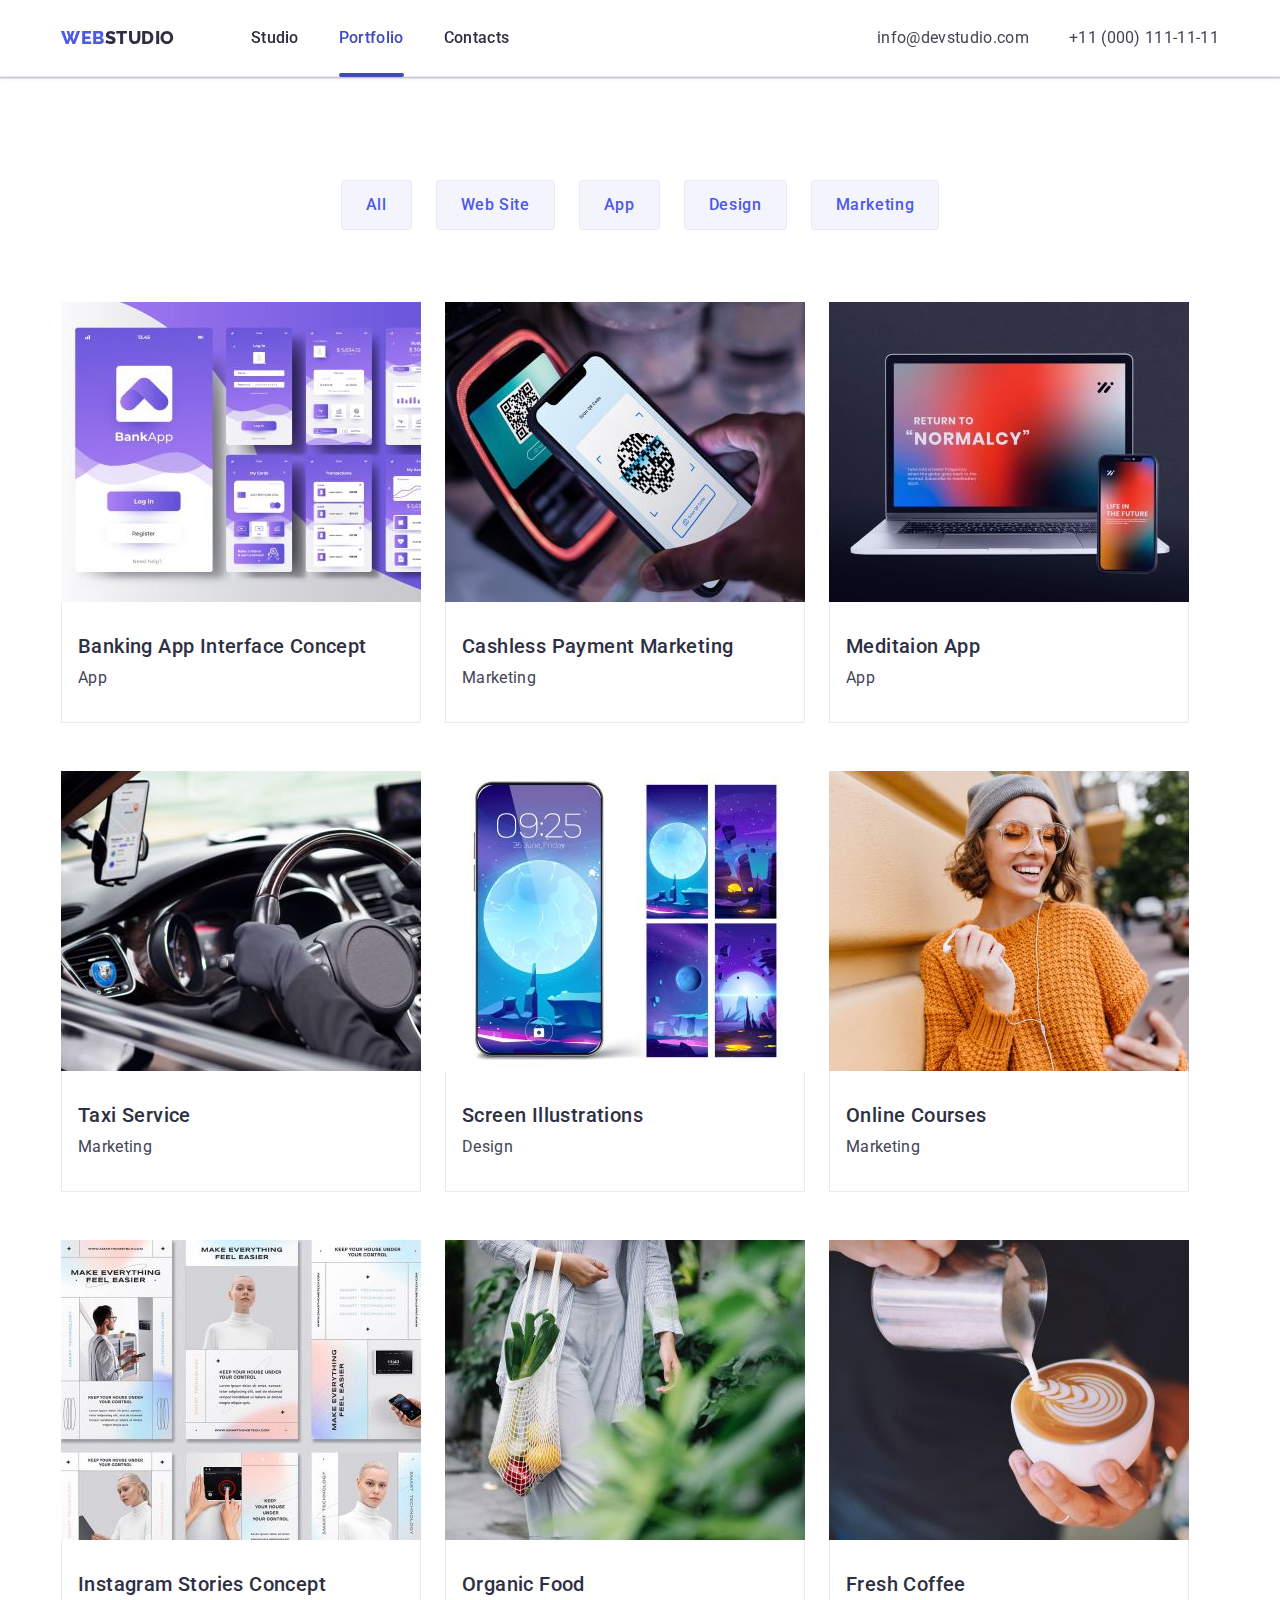
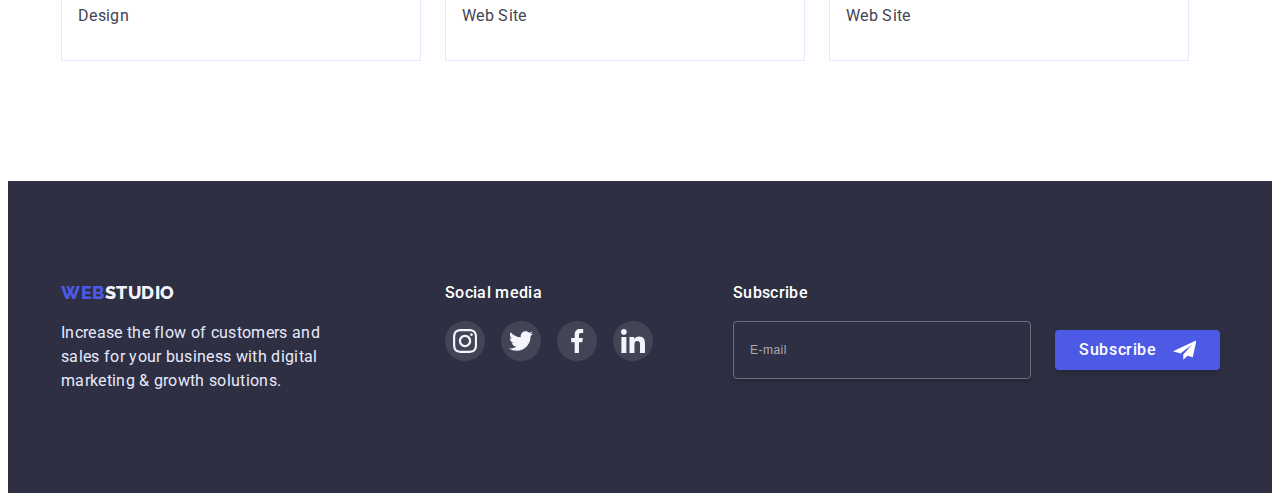
<file: portfolio.html>
<!DOCTYPE html>
<html lang="en">
  <head>
    <meta charset="UTF-8" />
    <meta name="description" content="WebStubio site" />
    <meta name="viewport" content="width=device-width, initial-scale=1.0" />
    <title>WebStubio-Portfolio</title>
    <!------------ Fonts styles ------------>
    <link rel="preconnect" href="https://fonts.googleapis.com" />
    <link rel="preconnect" href="https://fonts.gstatic.com" crossorigin />
    <link
      href="https://fonts.googleapis.com/css2?family=Raleway:wght@800&family=Roboto:wght@400;500;700;900&display=swap"
      rel="stylesheet"
    />
    <!------------ Modern-normalize ------------>
    <link
      rel="stylesheet"
      href="https://cdnjs.cloudflare.com/ajax/libs/modern-normalize/2.0.0/modern-normalize.min.css"
      integrity="sha512-4xo8blKMVCiXpTaLzQSLSw3KFOVPWhm/TRtuPVc4WG6kUgjH6J03IBuG7JZPkcWMxJ5huwaBpOpnwYElP/m6wg=="
      crossorigin="anonymous"
      referrerpolicy="no-referrer"
    />
    <!------------ My styles ------------>
    <link rel="stylesheet" href="./css/styles.css" />
  </head>
  <body>
    <!-- Header section -->
    <header class="header page-header" data-header>
      <div class="header-container container">
        <a
          class="header-logo logo link animate__animated animate__flip"
          href="./index.html"
          >Web<span class="header-logo-color">Studio</span></a
        >

        <nav class="header-nav">
          <ul class="header-list list">
            <li>
              <a class="nav-link link" href="./index.html">Studio</a>
            </li>
            <li>
              <a class="nav-link link current" href="./portfolio.html"
                >Portfolio</a
              >
            </li>
            <li>
              <a class="nav-link link" href="#">Contacts</a>
            </li>
          </ul>
        </nav>

        <ul class="contact-list list">
          <li class="contact-item">
            <a class="contact-link link" href="mailto:info@devstudio.com"
              >info@devstudio.com</a
            >
          </li>
          <li class="contact-item">
            <a class="contact-link link" href="tel:+11(000)111-11-11"
              >+11 (000) 111-11-11</a
            >
          </li>
        </ul>

        <button
          class="header-hamburger-btn js-open-menu"
          type="button"
          aria-expanded="false"
          aria-controls="mobile-menu"
        >
          <svg class="header-hamburger-icon" width="32" height="22">
            <use href="./images/icons.svg#menu-hamburger"></use>
          </svg>
        </button>
      </div>
    </header>
    <main>
      <!-- Portfolio section -->
      <section class="portfolio section">
        <div class="container">
          <h1 class="portfolio-title visually-hidden">Portfolio</h1>
          <!-- Filters -->
          <ul class="portfolio-list-filter card-set list">
            <li class="portfolio-item-filter">
              <button class="portfolio-btn btn" type="button">All</button>
            </li>
            <li class="portfolio-item-filter">
              <button class="portfolio-btn btn" type="button">Web Site</button>
            </li>
            <li class="portfolio-item-filter">
              <button class="portfolio-btn btn" type="button">App</button>
            </li>
            <li class="portfolio-item-filter">
              <button class="portfolio-btn btn" type="button">Design</button>
            </li>
            <li class="portfolio-item-filter">
              <button class="portfolio-btn btn" type="button">Marketing</button>
            </li>
          </ul>
          <!-- Gallary -->
          <ul class="portfolio-list card-set list">
            <li class="portfolio-item card-set-item">
              <a class="link" href="">
                <div class="img-thumb">
                  <img
                    class="gallary-img"
                    srcset="
                      ./images/portfolio/portfolio-img-1_356.jpg 356w,
                      ./images/portfolio/portfolio-img-1_360.jpg 360w,
                      ./images/portfolio/portfolio-img-1_396.jpg 396w,
                      ./images/portfolio/portfolio-img-1_712.jpg 712w,
                      ./images/portfolio/portfolio-img-1_720.jpg 720w,
                      ./images/portfolio/portfolio-img-1_792.jpg 792w
                    "
                    sizes="
                    (min-width: 1158px) 360px,
                    (min-width: 768px) 356px,
                    (min-width: 428px) 396px, 100vw
                    "
                    src="./images/portfolio/portfolio-img-1_396.jpg"
                    alt="Banking App Interface Concept"
                    width="396"
                    height="280"
                    loading="lazy"
                  />
                  <div class="overlay">
                    <p class="description-overlay">
                      14 Stylish and User-Friendly App Design Concepts · Task
                      Manager App · Calorie Tracker App · Exotic Fruit Ecommerce
                      App · Cloud Storage App
                    </p>
                  </div>
                </div>

                <div class="portfolio-descr-wrapper">
                  <h2 class="portfolio-caption caption">
                    Banking App Interface Concept
                  </h2>
                  <p class="post-desc">App</p>
                </div>
              </a>
            </li>

            <li class="portfolio-item card-set-item">
              <a class="link" href="">
                <div class="img-thumb">
                  <img
                    class="gallary-img"
                    srcset="
                      ./images/portfolio/portfolio-img-2_356.jpg 356w,
                      ./images/portfolio/portfolio-img-2_360.jpg 360w,
                      ./images/portfolio/portfolio-img-2_396.jpg 396w,
                      ./images/portfolio/portfolio-img-2_712.jpg 712w,
                      ./images/portfolio/portfolio-img-2_720.jpg 720w,
                      ./images/portfolio/portfolio-img-2_792.jpg 792w
                    "
                    sizes="
                    (min-width: 1158px) 360px,
                    (min-width: 768px) 356px,
                    (min-width: 428px) 396px, 100vw
                    "
                    src="./images/portfolio/portfolio-img-2_396.jpg"
                    alt="Cashless Payment Marketing"
                    width="396"
                    height="280"
                    loading="lazy"
                  />
                  <div class="overlay">
                    <p class="description-overlay">
                      14 Stylish and User-Friendly App Design Concepts · Task
                      Manager App · Calorie Tracker App · Exotic Fruit Ecommerce
                      App · Cloud Storage App
                    </p>
                  </div>
                </div>

                <div class="portfolio-descr-wrapper">
                  <h2 class="portfolio-caption caption">
                    Cashless Payment Marketing
                  </h2>
                  <p class="post-desc">Marketing</p>
                </div>
              </a>
            </li>

            <li class="portfolio-item card-set-item">
              <a class="link" href="">
                <div class="img-thumb">
                  <img
                    class="gallary-img"
                    srcset="
                      ./images/portfolio/portfolio-img-3_356.jpg 356w,
                      ./images/portfolio/portfolio-img-3_360.jpg 360w,
                      ./images/portfolio/portfolio-img-3_396.jpg 396w,
                      ./images/portfolio/portfolio-img-3_712.jpg 712w,
                      ./images/portfolio/portfolio-img-3_720.jpg 720w,
                      ./images/portfolio/portfolio-img-3_792.jpg 792w
                    "
                    sizes="
                    (min-width: 1158px) 360px,
                    (min-width: 768px) 356px,
                    (min-width: 428px) 396px, 100vw
                    "
                    src="./images/portfolio/portfolio-img-3_396.jpg"
                    alt="Meditaion App"
                    width="396"
                    height="280"
                    loading="lazy"
                  />
                  <div class="overlay">
                    <p class="description-overlay">
                      14 Stylish and User-Friendly App Design Concepts · Task
                      Manager App · Calorie Tracker App · Exotic Fruit Ecommerce
                      App · Cloud Storage App
                    </p>
                  </div>
                </div>

                <div class="portfolio-descr-wrapper">
                  <h2 class="portfolio-caption caption">Meditaion App</h2>
                  <p class="post-desc">App</p>
                </div>
              </a>
            </li>
            <li class="portfolio-item card-set-item">
              <a class="link" href="">
                <div class="img-thumb">
                  <img
                    class="gallary-img"
                    srcset="
                      ./images/portfolio/portfolio-img-4_356.jpg 356w,
                      ./images/portfolio/portfolio-img-4_360.jpg 360w,
                      ./images/portfolio/portfolio-img-4_396.jpg 396w,
                      ./images/portfolio/portfolio-img-4_712.jpg 712w,
                      ./images/portfolio/portfolio-img-4_720.jpg 720w,
                      ./images/portfolio/portfolio-img-4_792.jpg 792w
                    "
                    sizes="
                    (min-width: 1158px) 360px,
                    (min-width: 768px) 356px,
                    (min-width: 428px) 396px, 100vw
                    "
                    src="./images/portfolio/portfolio-img-4_396.jpg"
                    alt="Taxi Service"
                    width="396"
                    height="280"
                    loading="lazy"
                  />
                  <div class="overlay">
                    <p class="description-overlay">
                      14 Stylish and User-Friendly App Design Concepts · Task
                      Manager App · Calorie Tracker App · Exotic Fruit Ecommerce
                      App · Cloud Storage App
                    </p>
                  </div>
                </div>

                <div class="portfolio-descr-wrapper">
                  <h2 class="portfolio-caption caption">Taxi Service</h2>
                  <p class="post-desc">Marketing</p>
                </div>
              </a>
            </li>

            <li class="portfolio-item card-set-item">
              <a class="link" href="">
                <div class="img-thumb">
                  <img
                    class="gallary-img"
                    srcset="
                      ./images/portfolio/portfolio-img-5_356.jpg 356w,
                      ./images/portfolio/portfolio-img-5_360.jpg 360w,
                      ./images/portfolio/portfolio-img-5_396.jpg 396w,
                      ./images/portfolio/portfolio-img-5_712.jpg 712w,
                      ./images/portfolio/portfolio-img-5_720.jpg 720w,
                      ./images/portfolio/portfolio-img-5_792.jpg 792w
                    "
                    sizes="
                    (min-width: 1158px) 360px,
                    (min-width: 768px) 356px,
                    (min-width: 428px) 396px, 100vw
                    "
                    src="./images/portfolio/portfolio-img-5_396.jpg"
                    alt="Screen Illustrations"
                    width="396"
                    height="280"
                    loading="lazy"
                  />
                  <div class="overlay">
                    <p class="description-overlay">
                      14 Stylish and User-Friendly App Design Concepts · Task
                      Manager App · Calorie Tracker App · Exotic Fruit Ecommerce
                      App · Cloud Storage App
                    </p>
                  </div>
                </div>

                <div class="portfolio-descr-wrapper">
                  <h2 class="portfolio-caption caption">
                    Screen Illustrations
                  </h2>
                  <p class="post-desc">Design</p>
                </div>
              </a>
            </li>

            <li class="portfolio-item card-set-item">
              <a class="link" href="">
                <div class="img-thumb">
                  <img
                    class="gallary-img"
                    srcset="
                      ./images/portfolio/portfolio-img-6_356.jpg 356w,
                      ./images/portfolio/portfolio-img-6_360.jpg 360w,
                      ./images/portfolio/portfolio-img-6_396.jpg 396w,
                      ./images/portfolio/portfolio-img-6_712.jpg 712w,
                      ./images/portfolio/portfolio-img-6_720.jpg 720w,
                      ./images/portfolio/portfolio-img-6_792.jpg 792w
                    "
                    sizes="
                    (min-width: 1158px) 360px,
                    (min-width: 768px) 356px,
                    (min-width: 428px) 396px, 100vw
                    "
                    src="./images/portfolio/portfolio-img-6_396.jpg"
                    alt="Online Courses"
                    width="396"
                    height="280"
                    loading="lazy"
                  />
                  <div class="overlay">
                    <p class="description-overlay">
                      14 Stylish and User-Friendly App Design Concepts · Task
                      Manager App · Calorie Tracker App · Exotic Fruit Ecommerce
                      App · Cloud Storage App
                    </p>
                  </div>
                </div>

                <div class="portfolio-descr-wrapper">
                  <h2 class="portfolio-caption caption">Online Courses</h2>
                  <p class="post-desc">Marketing</p>
                </div>
              </a>
            </li>

            <li class="portfolio-item card-set-item">
              <a class="link" href="">
                <div class="img-thumb">
                  <img
                    class="gallary-img"
                    srcset="
                      ./images/portfolio/portfolio-img-7_356.jpg 356w,
                      ./images/portfolio/portfolio-img-7_360.jpg 360w,
                      ./images/portfolio/portfolio-img-7_396.jpg 396w,
                      ./images/portfolio/portfolio-img-7_712.jpg 712w,
                      ./images/portfolio/portfolio-img-7_720.jpg 720w,
                      ./images/portfolio/portfolio-img-7_792.jpg 792w
                    "
                    sizes="
                    (min-width: 1158px) 360px,
                    (min-width: 768px) 356px,
                    (min-width: 428px) 396px, 100vw
                    "
                    src="./images/portfolio/portfolio-img-7_396.jpg"
                    alt="Instagram Stories Concept"
                    width="396"
                    height="280"
                    loading="lazy"
                  />
                  <div class="overlay">
                    <p class="description-overlay">
                      14 Stylish and User-Friendly App Design Concepts · Task
                      Manager App · Calorie Tracker App · Exotic Fruit Ecommerce
                      App · Cloud Storage App
                    </p>
                  </div>
                </div>

                <div class="portfolio-descr-wrapper">
                  <h2 class="portfolio-caption caption">
                    Instagram Stories Concept
                  </h2>
                  <p class="post-desc">Design</p>
                </div>
              </a>
            </li>

            <li class="portfolio-item card-set-item">
              <a class="link" href="">
                <div class="img-thumb">
                  <img
                    class="gallary-img"
                    srcset="
                      ./images/portfolio/portfolio-img-8_356.jpg 356w,
                      ./images/portfolio/portfolio-img-8_360.jpg 360w,
                      ./images/portfolio/portfolio-img-8_396.jpg 396w,
                      ./images/portfolio/portfolio-img-8_712.jpg 712w,
                      ./images/portfolio/portfolio-img-8_720.jpg 720w,
                      ./images/portfolio/portfolio-img-8_792.jpg 792w
                    "
                    sizes="
                    (min-width: 1158px) 360px,
                    (min-width: 768px) 356px,
                    (min-width: 428px) 396px, 100vw
                    "
                    src="./images/portfolio/portfolio-img-8_396.jpg"
                    alt="Organic Food"
                    width="396"
                    height="280"
                    loading="lazy"
                  />
                  <div class="overlay">
                    <p class="description-overlay">
                      14 Stylish and User-Friendly App Design Concepts · Task
                      Manager App · Calorie Tracker App · Exotic Fruit Ecommerce
                      App · Cloud Storage App
                    </p>
                  </div>
                </div>

                <div class="portfolio-descr-wrapper">
                  <h2 class="portfolio-caption caption">Organic Food</h2>
                  <p class="post-desc">Web Site</p>
                </div>
              </a>
            </li>

            <li class="portfolio-item card-set-item">
              <a class="link" href="">
                <div class="img-thumb">
                  <img
                    class="gallary-img"
                    srcset="
                      ./images/portfolio/portfolio-img-9_356.jpg 356w,
                      ./images/portfolio/portfolio-img-9_360.jpg 360w,
                      ./images/portfolio/portfolio-img-9_396.jpg 396w,
                      ./images/portfolio/portfolio-img-9_712.jpg 712w,
                      ./images/portfolio/portfolio-img-9_720.jpg 720w,
                      ./images/portfolio/portfolio-img-9_792.jpg 792w
                    "
                    sizes="
                    (min-width: 1158px) 360px,
                    (min-width: 768px) 356px,
                    (min-width: 428px) 396px, 100vw
                    "
                    src="./images/portfolio/portfolio-img-9_396.jpg"
                    alt="Fresh Coffee"
                    width="396"
                    height="280"
                    loading="lazy"
                  />
                  <div class="overlay">
                    <p class="description-overlay">
                      14 Stylish and User-Friendly App Design Concepts · Task
                      Manager App · Calorie Tracker App · Exotic Fruit Ecommerce
                      App · Cloud Storage App
                    </p>
                  </div>
                </div>

                <div class="portfolio-descr-wrapper">
                  <h2 class="portfolio-caption caption">Fresh Coffee</h2>
                  <p class="post-desc">Web Site</p>
                </div>
              </a>
            </li>
          </ul>
        </div>
      </section>
    </main>
    <!-- Footer section -->
    <footer class="footer section">
      <div class="footer-container container">
        <div class="footer-wrapper">
          <a class="footer-logo logo link" href="./index.html"
            >Web<span class="footer-logo-color">Studio</span></a
          >
          <p class="footer-description">
            Increase the flow of customers and sales for your business with
            digital marketing & growth solutions.
          </p>
        </div>

        <div class="footer-soial-media">
          <p class="footer-title">Social media</p>
          <ul class="footer-list list">
            <li>
              <a
                class="social-link"
                href="https://instagram.com"
                aria-label="Instagram-link"
                rel="noopener no-referrer"
                target="_blank"
              >
                <svg class="social-icon" width="24" height="24">
                  <use href="./images/icons.svg#icon-instagram"></use>
                </svg>
              </a>
            </li>
            <li>
              <a
                class="social-link"
                href="https://twiter.com"
                aria-label="Twiter-link"
                rel="noopener no-referrer"
                target="_blank"
              >
                <svg class="social-icon" width="24" height="24">
                  <use href="./images/icons.svg#icon-twitter"></use>
                </svg>
              </a>
            </li>
            <li>
              <a
                class="social-link"
                href="https://facebook.com"
                aria-label="Facebook-link"
                rel="noopener no-referrer"
                target="_blank"
              >
                <svg class="social-icon" width="24" height="24">
                  <use href="./images/icons.svg#icon-facebook"></use>
                </svg>
              </a>
            </li>
            <li>
              <a
                class="social-link"
                href="https://linkedin.com"
                aria-label="Linkedin-link"
                rel="noopener no-referrer"
                target="_blank"
              >
                <svg class="social-icon" width="24" height="24">
                  <use href="./images/icons.svg#icon-linkedin"></use>
                </svg>
              </a>
            </li>
          </ul>
        </div>

        <div class="subscribe-form-wrapper">
          <strong class="subscribe-title footer-title">Subscribe</strong>
          <form
            class="subscribe-form"
            name="subscribe-form"
            novalidate
            autocomplete="off"
          >
            <label class="subscribe-form-label">
              <input
                class="subscribe-form-input"
                type="email"
                name="subscribe-user-email"
                placeholder="E-mail"
                minlength="12"
                required
              />
              <span class="subscribe-warning-msg"
                >Sample email example@mail.com</span
              >
            </label>

            <button class="subscribe-btn button btn" type="submit">
              Subscribe
              <svg class="icon-btn-subscribe" width="24" height="20">
                <use href="./images/icons.svg#icon-telegram"></use>
              </svg>
            </button>
          </form>
        </div>
      </div>
    </footer>

    <!------- SCRIPTS ------->

    <!-- скрипт для (Header-прозрачность) Ярослав -->
    <script src="./js/header.js"></script>
  </body>
</html>
</file>
<file: css/styles.css>
/* Breakpoints:
phones  - 428px
tablet  - 768px
desktop - 1158px */
/* =============== Variable colors Переменные ===============*/
:root {
  /* Fonts */
  --font-family: Roboto, sans-serif;
  --secondary-fonts: Raleway, sans-serif;
  /* Text color */
  --navyblue-txt-cl: #2e2f42;
  --slate-txt-cl: #434455;
  --iris-txt-cl: #4d5ae5;
  --ocean-txt-cl: #404bbf;
  --white-txt-cl: #ffffff;
  --cloud-txt-cl: #f4f4fd;
  --cornflower-txt-cl: #e7e9fc;
  --light-slate: #8e8f99;
  /* BG color */
  --navyblue-bg-cl: #2e2f42;
  --iris-bg-cl: #4d5ae5;
  --ocean-bg-cl: #404bbf;
  --white-bg-cl: #ffffff;
  --cloud-bg-cl: #f4f4fd;
  --cornflower-bg-cl: #e7e9fc;
  --light-slate: #8e8f99;
  --green-bg-cl: #31d0aa;
  --black-bg-cl: #000000;
  /* Shadow */
  --shadow-8: rgba(0, 0, 0, 0.08);
  --shadow-08: rgba(46, 47, 66, 0.08);
  --shadow-01: rgba(0, 0, 0, 0.1);
  --shadow-10: rgba(255, 255, 255, 0.1);
  --shadow-12: rgba(0, 0, 0, 0.12);
  --shadow-14: rgba(0, 0, 0, 0.14);
  --shadow-15: rgba(0, 0, 0, 0.15);
  --shadow-16: rgba(46, 47, 66, 0.16);
  --shadow-02: rgba(0, 0, 0, 0.2);
  --shadow-20: rgba(33, 33, 33, 0.2);
  --shadow-30: rgba(255, 255, 255, 0.3);
  --shadow-04: rgba(0, 0, 0, 0.4);
  --shadow-50: rgba(117, 117, 117, 0.5);
  --shadow-60: rgba(255, 255, 255, 0.6);
  --shadow-70: rgba(46, 47, 66, 0.7);
  /* Others */
  --radius: 4px;
  --indent: 24px;
  --items: 3;
  /* ===== Transition time ===== */
  --transit: 250ms cubic-bezier(0.4, 0, 0.2, 1);
}
/* ===== Card-set сетка для портфолио ===== */
.card-set {
  display: flex;
  flex-wrap: wrap;
  gap: var(--indent);
}
/* формула для flex-сетки (портволио и т.п.) */
.card-set-item {
  flex-basis: calc((100% - var(--indent) * (var(--items) - 1)) / var(--items));
}

/* ===== Animations ===== */

@keyframes title-hero-zoom {
  0% {
    transform: scale(0.2);
    opacity: 0;
  }
  50% {
    opacity: 0.5;
  }
  100% {
    transform: scale(1);
    opacity: 1;
  }
}
/* анимация из библиотеки animista */
@keyframes vibrate-1 {
  0% {
    -webkit-transform: translate(0);
    transform: translate(0);
  }
  20% {
    -webkit-transform: translate(-2px, 2px);
    transform: translate(-2px, 2px);
  }
  40% {
    -webkit-transform: translate(-2px, -2px);
    transform: translate(-2px, -2px);
  }
  60% {
    -webkit-transform: translate(2px, 2px);
    transform: translate(2px, 2px);
  }
  80% {
    -webkit-transform: translate(2px, -2px);
    transform: translate(2px, -2px);
  }
  100% {
    -webkit-transform: translate(0);
    transform: translate(0);
  }
}
/**
  |============================
  | Reset style
  |============================
*/
/* Нормализация(box-sizing: border-box;) 
- Первый вариант: прописываются это правило в начале файла CSS, без подключания файлоа таблицы стилей Modern-normalize. 
- Второй вариант подключается Modern-normalize таблица стилей в шапке сайта в теге <head>, во втором варианте после подключения modern-normalize в теге head, этот кастыль нам не нужен!

html {
  box-sizing: border-box;
}
*,
*::before,
*::after {
  box-sizing: inherit;
} */

h1,
h2,
h3,
h4,
h5,
h6,
p,
ul,
li {
  margin: 0;
  padding: 0;
}
.list {
  list-style: none;
}
.link {
  text-decoration: none;
  color: currentColor;
}
/**
  |============================
  | Base styles
  |============================
*/
html {
  scroll-behavior: smooth;
}
body {
  padding-top: 76px;
  font-family: var(--font-family);
  font-size: 16px;
  line-height: calc(24 / 16); /* (150%) (1.5) */
  letter-spacing: 0.32px;

  color: var(--navyblue-txt-cl);
}
img {
  display: block;
  max-width: 100%;
  height: auto;
}
button {
  cursor: pointer;
}
/**
  |============================
  | Common styles
  |============================
*/
.section {
  max-width: 1440px;
  margin-left: auto;
  margin-right: auto;
  padding-top: 96px;
  padding-bottom: 96px;
}
@media screen and (min-width: 1158px) {
  .section {
    padding-top: 120px;
    padding-bottom: 120px;
  }
}
.container {
  margin-left: auto;
  margin-right: auto;
  padding-left: 16px;
  padding-right: 16px;
  /* outline: 1px solid red; */ /* Нужен в начале разработки, чтоб видеть края элементов */
}
@media screen and (min-width: 428px) {
  .container {
    width: 428px;
  }
}
@media screen and (min-width: 768px) {
  .container {
    width: 768px;
  }
}
@media screen and (min-width: 1158px) {
  .container {
    width: 1158px;
    padding-left: 15px;
    padding-right: 15px;
  }
}
.logo {
  display: inline-block;

  font-family: Raleway, sans-serif;
  font-size: 18px;
  font-weight: 800;
  line-height: 1.33; /* 133.333% */
  letter-spacing: 0.54px;
  text-transform: uppercase;
  color: var(--iris-txt-cl);
}
.current {
  color: var(--ocean-txt-cl);
}
.title {
  margin-bottom: 72px;
  text-align: center;
  font-size: 36px;
  line-height: 1.11; /* 111.111% */
  letter-spacing: 0.72px;
}
.caption {
  font-size: 20px;
  font-weight: 500;
  line-height: 1.2; /* 120% */
  letter-spacing: 0.4px;
}
.post-desc {
  color: var(--slate-txt-cl);
}
/* Button */
.btn {
  font-family: inherit;
  font-size: 16px;
  font-style: normal;
  font-weight: 500;
  line-height: 1.5; /* 150% */
  letter-spacing: 0.64px;
  cursor: pointer;
}
.button {
  min-width: 169px;
  height: 56px;
  padding: 16px 32px;
  color: var(--white-txt-cl);
  background-color: var(--iris-bg-cl);
  border: transparent;
  border-radius: var(--radius);
  box-shadow: 0px 4px 4px 0px var(--shadow-15);
  transition: background-color var(--transit);

  /** transition
  |============================
  transition-property: background-color;
  transition-duration: 250ms;
  transition-timing-function: cubic-bezier(0.4, 0, 0.2, 1);
  transition-duration: 200ms;
  |============================
  */
}
.button:hover,
.button:focus {
  background-color: var(--ocean-bg-cl);
}
/* =============== Visually hidden =============== */
.visually-hidden {
  position: absolute;
  white-space: nowrap;
  width: 1px;
  height: 1px;
  overflow: hidden;
  border: 0;
  padding: 0;
  clip: rect(0 0 0 0);
  clip-path: inset(50%);
  margin: -1px;
}
/**
  |============================
  | Header section
  |============================
*/
.header {
  position: fixed;
  top: 0;
  left: 0;
  width: 100%;
  z-index: 1;
  background-color: var(--white-bg-cl);
  border-bottom: 1px solid var(--cornflower-bg-cl);
  box-shadow: 0px 1px 6px 0px var(--shadow-08), 0px 1px 1px 0px var(--shadow-16),
    0px 2px 1px 0px var(--shadow-08);
  transition: background-color var(--transit), backdrop-filter var(--transit);
}
.header.no-transparency {
  background-color: rgba(255, 255, 255, 0.8);
  backdrop-filter: blur(2px);
}
.header-container {
  display: flex;
  align-items: center;
}
@media screen and (max-width: 767px) {
  .header-container {
    justify-content: space-between;
  }
}
@media screen and (min-width: 768px) {
  .header-logo {
    margin-right: 123px;
  }
}
@media screen and (min-width: 1158px) {
  .header-logo {
    margin-right: 76px;
  }
}
.header-logo-color {
  color: var(--navyblue-txt-cl);
}
@media screen and (max-width: 767px) {
  .header-nav {
    display: none;
  }
}
@media screen and (min-width: 768px) {
  .header-nav {
    margin-right: auto;
  }
}
.header-list {
  display: flex;
  align-items: center;
  gap: 40px;
}
.nav-link {
  position: relative;
  display: block;
  padding-top: 26px;
  padding-bottom: 26px;
  font-weight: 500;
  transition: color var(--transit);
}
.nav-link:hover,
.nav-link:focus,
.nav-link:active {
  color: var(--ocean-txt-cl);
}
.nav-link.current::after {
  content: '';
  position: absolute;
  left: 0;
  bottom: -1px;
  display: block;
  width: 100%;
  height: 4px;
  border-radius: 2px;
  background: var(--ocean-bg-cl);
  /* opacity: 0;
  transition: opacity var(--transit); */
}
/* .nav-link.current:hover::after {
  opacity: 1;
} */
@media screen and (max-width: 767px) {
  .header .contact-list {
    display: none;
  }
}
@media screen and (min-width: 768px) {
  .contact-list {
    display: block;
  }
}
@media screen and (min-width: 1158px) {
  .contact-list {
    display: flex;
    align-items: center;
    gap: 40px;
  }
}
.contact-link {
  display: block;
  font-style: normal;
  color: var(--slate-txt-cl);
  transition: color var(--transit);
}
.contact-link:hover,
.contact-link:focus {
  color: var(--ocean-txt-cl);
}
@media screen and (min-width: 768px) and (max-width: 1157px) {
  .contact-item:not(:last-child) {
    margin-bottom: 6px;
  }
  .contact-link {
    font-size: 12px;
    font-weight: 400;
    line-height: calc(14 / 12);
    letter-spacing: 0.48px;
  }
}
@media screen and (min-width: 1158px) {
  .contact-link {
    padding-top: 26px;
    padding-bottom: 26px;
  }
}
.header-hamburger-btn {
  display: flex;
  align-items: center;
  justify-content: center;
  padding: 0;
  padding-top: 24px;
  padding-bottom: 24px;
  background-color: transparent;
  border: none;
}
@media screen and (min-width: 768px) {
  .header-hamburger-btn {
    display: none;
  }
}
.header-hamburger-icon {
  stroke: var(--navyblue-bg-cl);
}
/**
  |============================
  | Hero section
  |============================
*/
.hero.section {
  padding-top: 112px;
  padding-bottom: 112px;
}
.hero {
  background-color: grey;
  background-repeat: no-repeat;
  background-position: center;
  background-size: cover;
  background-image: url(../images/hero/hero-bg_mob@1x.png),
    url(../images/hero/hero_mob@1x.jpg);
}
@media (min-device-pixel-ratio: 2),
  (-webkit-min-device-pixel-ratio: 2),
  (min-resolution: 192dpi),
  (min-resolution: 2dppx) {
  .hero {
    background-image: url(../images/hero/hero-bg_mob@2x.png),
      url(../images/hero/hero_mob@2x.jpg);
  }
}
.hero-title {
  margin-bottom: 72px;
  font-weight: 700;
  font-size: 36px;
  line-height: 111%;
  letter-spacing: 0.02em;
  text-align: center;
  color: var(--white-txt-cl);
  animation: title-hero-zoom 1000ms ease-out 500ms 1 alternate both;
}
.button-hero {
  display: block;
  margin-right: auto;
  margin-left: auto;
}
.button-hero:hover {
  animation: vibrate-1 0.3s linear infinite both;
}
/* ----- min-width: 428px ----- */
@media screen and (min-width: 428px) {
  .hero {
    background-image: url(../images/hero/hero-bg_tab@1x.png),
      url(../images/hero/hero_tab@1x.jpg);
  }
  @media (min-device-pixel-ratio: 2),
    (-webkit-min-device-pixel-ratio: 2),
    (min-resolution: 192dpi),
    (min-resolution: 2dppx) {
    .hero {
      background-image: url(../images/hero/hero-bg_tab@2x.png),
        url(../images/hero/hero_tab@2x.jpg);
    }
  }
}
/* ----- min-width: 768px ----- */
@media screen and (min-width: 768px) {
  .hero.section {
    padding-bottom: 108px;
  }
  .hero {
    background-image: url(../images/hero/hero-bg_desk@1x.png),
      url(../images/hero/hero_desk@1x.jpg);
  }
  @media (min-device-pixel-ratio: 2),
    (-webkit-min-device-pixel-ratio: 2),
    (min-resolution: 192dpi),
    (min-resolution: 2dppx) {
    .hero {
      background-image: url(../images/hero/hero-bg_desk@2x.png),
        url(../images/hero/hero_desk@2x.jpg);
    }
  }
  .hero-title {
    margin-bottom: 40px;
    font-size: 56px;
    line-height: 107%;
  }
}
/* ----- min-width: 1158px ----- */
@media screen and (min-width: 1158px) {
  .hero.section {
    padding: 188px 0;
  }
  .hero-title {
    margin-bottom: 48px;
  }
}
/**
  |============================
  | About section
  |============================
*/
@media screen and (max-width: 1157px) {
  .about-icon-wrapper {
    display: none;
  }
}
.about-list {
  --items: 1;
}
.about-icon {
  min-height: 112px;
}
.about-caption {
  margin-bottom: 8px;
  font-weight: 700;
  font-size: 36px;
  line-height: 111%;
  letter-spacing: 0.02em;
  text-align: center;
}
.about-description {
  font-weight: 500;
  font-size: 16px;
  line-height: 150%;
  letter-spacing: 0.02em;
  color: var(--slate-txt-cl);
}
/* ----- min-width: 768px ----- */
@media screen and (min-width: 768px) {
  .about-list {
    --items: 2;
  }
  .about-caption {
    text-align: left;
  }
}
/* ----- min-width: 1158px ----- */
@media screen and (min-width: 1158px) {
  .about.section {
    padding-bottom: 0;
  }
  .about-list {
    --items: 4;
  }
  .about-icon-wrapper {
    width: 264px;
    margin-bottom: 8px;
    display: flex;
    align-items: center;
    justify-content: center;
    border-radius: var(--radius);
    background-color: var(--cloud-bg-cl);
  }
  .about-caption {
    font-weight: 500;
    font-size: 20px;
    line-height: 120%;
    letter-spacing: 0.02em;
  }
  .about-description {
    font-weight: 400;
    font-size: 16px;
    line-height: 150%;
    letter-spacing: 0.02em;
  }
}
/**
  |============================
  | Benefits section
  |============================
*/
@media screen and (max-width: 1157px) {
  .benefits {
    display: none;
  }
}
@media screen and (min-width: 1158px) {
  .img-text {
    position: relative;
  }
  .benefits-text {
    position: absolute;
    bottom: 0;
    display: flex;
    align-items: center;
    justify-content: center;
    margin: 0;
    width: 100%;
    min-height: 20%;
    background-color: rgba(194, 194, 207, 0.641);
  }
}
/**
  |============================
  | Team section
  |============================
*/
.team.section {
  padding-bottom: 128px;
  background-color: var(--cloud-bg-cl);
}
.team-list {
  justify-content: center;
  --items: 1;
  --indent: 72px;
}
.team-item {
  flex-basis: auto;
  box-shadow: 0px 2px 1px 0px var(--shadow-08), 0px 1px 1px 0px var(--shadow-16),
    0px 1px 6px 0px var(--shadow-08);
}
.team-wrapper {
  padding-top: 32px;
  padding-bottom: 32px;
  text-align: center;
  border-radius: 0px 0px 4px 4px;
  background: var(--white-bg-cl);
}
.team-caption {
  margin-bottom: 8px;
}
.post-desc {
  margin-bottom: 8px;
}
.team-social-list {
  display: flex;
  align-items: center;
  justify-content: center;
  gap: 24px;
}
.social-link {
  display: flex;
  align-items: center;
  justify-content: center;
  width: 40px;
  height: 40px;
  background-color: var(--iris-bg-cl);
  border-radius: 50%;
  transition: background-color var(--transit);
}
.social-icon {
  fill: var(--cloud-bg-cl);
}
.social-link:hover,
.social-link:focus {
  background-color: var(--ocean-bg-cl);
}
/* ----- min-width: 768px ----- */
@media screen and (min-width: 768px) {
  .team.section {
    padding-bottom: 104px;
  }
  .team-list {
    --items: 2;
  }
}
/* ----- min-width: 1158px ----- */
@media screen and (min-width: 1158px) {
  .team.section {
    padding-bottom: 120px;
  }
  .team-list {
    --items: 4;
    --indent: 24px;
  }
}
/**
  |============================
  | Customers section
  |============================
*/
.customers-list {
  justify-content: center;
  --items: 2;
  --indent: 16px;
}
.customers-item {
  flex-basis: auto;
}
.customers-link {
  display: flex;
  align-items: center;
  justify-content: center;
  width: 190px;
  height: 88px;
  border-radius: var(--radius);
  border: 1px solid var(--light-slate);
  color: var(--light-slate);
  transition: color var(--transit), border-color var(--transit);
}
.customers-icon {
  fill: currentColor;
}
.customers-link:hover {
  border-color: var(--ocean-bg-cl);
  color: var(--ocean-bg-cl);
}
/* ----- min-width: 768px ----- */
@media screen and (min-width: 768px) {
  .customers-list {
    --items: 3;
    --indent: 24px;
  }
  .customers-link {
    width: 168px;
    height: 88px;
  }
}
/* ----- min-width: 1158px ----- */
@media screen and (min-width: 1158px) {
  .customers-list {
    --items: 6;
  }
}
/**
  |============================
  | Footer section
  |============================
*/
.footer.section {
  background-color: var(--navyblue-bg-cl);
}
.footer-container {
  padding-left: 15px;
  padding-right: 15px;
}
.footer-wrapper {
  margin-bottom: 72px;
}
.footer-logo {
  display: block;
  text-align: center;
  margin-bottom: 16px;
}
.footer-logo-color {
  color: var(--cloud-txt-cl);
}
.footer-description {
  max-width: 268px;
  margin-left: auto;
  margin-right: auto;
  color: var(--cornflower-txt-cl);
}
.footer-soial-media {
  margin-bottom: 72px;
}
.footer-title {
  margin-bottom: 16px;
  text-align: center;
  font-weight: 500;
  line-height: 150%;
  letter-spacing: 0.02em;
  color: var(--white-txt-cl);
}
.footer-list {
  display: flex;
  align-items: center;
  justify-content: center;
  gap: 16px;
}
.footer .social-link {
  background-color: var(--shadow-10);
}
.footer .social-link:hover {
  background-color: var(--green-bg-cl);
}
.subscribe-title {
  display: block;
}
.subscribe-form-label {
  position: relative;
}
.subscribe-form-input {
  width: 100%;
  height: 40px;
  margin-bottom: 16px;
  padding: 8px 16px;
  font-size: 12px;
  line-height: 2;
  letter-spacing: 0.48px;
  color: var(--cornflower-txt-cl);
  border-radius: 4px;
  border: 1px solid var(--shadow-30);
  background: transparent;
  box-shadow: 0px 4px 4px 0px var(--shadow-15);
  outline: 1px solid transparent;
  transition: border-color var(--transit), outline-color var(--transit);
}
.subscribe-form-input:focus,
.subscribe-form-input:focus-visible {
  border-color: var(--iris-bg-cl);
  outline-color: var(--iris-bg-cl);
}
.subscribe-form-input:not(:placeholder-shown):invalid:required {
  border-color: rgb(240, 70, 70);
  outline-color: rgb(240, 70, 70);
}
.subscribe-warning-msg {
  position: absolute;
  bottom: 0;
  left: 0;
  transform: translateY(-30px);
  display: block;
  width: 100%;
  font-size: 10px;
  color: rgb(240, 70, 70);
  text-align: center;
  opacity: 0;
  transition: opacity var(--transit);
}
.subscribe-form-input:not(:placeholder-shown):focus:invalid:required
  ~ .subscribe-warning-msg {
  opacity: 1;
}
.subscribe-form-input::placeholder {
  color: var(--shadow-60);
  font-size: 12px;
  line-height: 2;
  letter-spacing: 0.48px;
}
.subscribe-btn {
  display: flex;
  align-items: center;
  gap: 16px;
  margin-left: auto;
  margin-right: auto;
  min-width: 165px;
  height: 40px;
  padding: 8px 24px;
}
.subscribe-btn-icon {
  display: block;
}
/* ----- min-width: 768px ----- */
@media screen and (min-width: 768px) {
  .footer-container {
    display: flex;
    flex-wrap: wrap;
    padding-left: 108px;
    padding-right: 164px;
  }
  .footer-wrapper {
    margin-right: 24px;
  }
  .footer-logo {
    text-align: left;
  }
  .footer-description {
    max-width: 264px;
  }
  .footer-soial-media {
    margin-bottom: 0;
  }
  .footer-title {
    text-align: left;
  }
  .subscribe-form-wrapper {
    width: 453px;
  }
  .subscribe-title {
    text-align: left;
  }
  .subscribe-form {
    display: flex;
    align-items: center;
  }
  .subscribe-form-input {
    width: 264px;
    margin-bottom: 0px;
    margin-right: 24px;
  }
  .subscribe-btn {
    margin: 0;
  }
}
/* ----- min-width: 1158px ----- */
@media screen and (min-width: 1158px) {
  .footer.section {
    padding-top: 100px;
    padding-bottom: 100px;
  }
  .footer-container {
    flex-wrap: nowrap;
    padding-left: 15px;
    padding-right: 15px;
  }
  .footer-wrapper {
    margin-bottom: 0;
    margin-right: 120px;
  }
  .footer-soial-media {
    margin-right: 80px;
  }
}
/**
  |============================
  | Portfolio section
  |============================
*/
/* Filter */
.portfolio.section {
  padding-top: 48px;
  padding-bottom: 48px;
}
.portfolio-list-filter {
  max-width: 370px;
  justify-content: flex-start;
  row-gap: 16px;
  margin-bottom: 48px;
}
.portfolio-btn {
  min-width: 53px;
  min-height: 40px;
  padding: 8px 16px;
  color: var(--iris-txt-cl);
  background-color: var(--cloud-bg-cl);
  border-radius: var(--radius);
  border: 1px solid var(--cornflower-bg-cl);
  box-shadow: none;
  transition: color var(--transit), background-color var(--transit),
    border-color var(--transit), box-shadow var(--transit);
}
.portfolio-btn:hover,
.portfolio-btn:active {
  color: var(--white-txt-cl);
  background-color: var(--ocean-bg-cl);
  border-color: transparent;
  box-shadow: 0px 2px 2px 0px var(--shadow-12), 0px 2px 1px 0px var(--shadow-8),
    0px 3px 1px 0px var(--shadow-01);
}
/* Gallery */
.portfolio-list {
  --items: 1;
  row-gap: 48px;
}
.portfolio-item {
  max-width: 396px;
}
.img-thumb {
  position: relative;
  overflow: hidden; /* скрывает все что выходит за границы тумбы */
}
.overlay {
  position: absolute;
  top: 0;
  left: 0;
  width: 100%;
  height: 100%;
  padding: 40px 32px;
  background-color: var(--iris-bg-cl);
  color: var(--cornflower-txt-cl);
  transform: translateY(100%);
  transition: transform var(--transit);
}
.portfolio-item:hover .overlay {
  transform: translateY(0);
}
/* подвал карточки */
.portfolio-descr-wrapper {
  padding: 32px 16px;
  background-color: var(--white-bg-cl);
  border: 1px solid var(--cornflower-bg-cl);
  border-top: none;
  transition: border-color var(--transit), box-shadow var(--transit);
}
.portfolio-item:hover .portfolio-descr-wrapper {
  border-color: var(--cloud-bg-cl);
  border-top: none;
  box-shadow: 0px 2px 1px 0px var(--shadow-08), 0px 1px 1px 0px var(--shadow-16),
    0px 1px 6px 0px var(--shadow-08);
}
.portfolio-caption {
  margin-bottom: 8px;
}
.portfolio .post-desc {
  margin-bottom: 0;
}
/* ----- min-width: 768px ----- */
@media screen and (min-width: 768px) {
  .portfolio.section {
    padding-top: 64px;
    padding-bottom: 96px;
  }
  .portfolio-list-filter {
    justify-content: center;
    max-width: 100%;
    margin-bottom: 64px;
  }
  .portfolio-btn {
    min-width: 69px;
    min-height: 48px;
    padding: 12px 24px;
  }
  .portfolio-list {
    --items: 2;
    row-gap: 72px;
  }
  .portfolio-item {
    max-width: 356px;
  }
}
/* ----- min-width: 1158px ----- */
@media screen and (min-width: 1158px) {
  .portfolio.section {
    padding-top: 96px;
    padding-bottom: 120px;
  }
  .portfolio-list-filter {
    margin-bottom: 72px;
  }
  .portfolio-list {
    --items: 3;
    row-gap: 48px;
  }
  .portfolio-item {
    max-width: 360px;
  }
}
/**
  |============================
  | Modal-window
  |============================
*/
.backdrop {
  position: fixed;
  top: 0;
  left: 0;
  width: 100%;
  height: 100%;
  z-index: 99;
  background-color: var(--shadow-04);
  opacity: 1;
  transition: opacity var(--transit);
}
.backdrop.is-hidden {
  opacity: 0;
  pointer-events: none;
}
.backdrop.is-hidden .modal {
  transform: translate(-50%, -50%) scale(0.2);
}
.modal {
  position: absolute;
  top: 50%;
  left: 50%;
  width: 408px;
  min-height: 584px;
  padding: 72px 24px 24px 24px;
  background-color: var(--white-bg-cl);
  border-radius: 4px;
  box-shadow: 0px 2px 1px 0px var(--shadow-02), 0px 1px 3px 0px var(--shadow-12),
    0px 1px 1px 0px var(--shadow-14);
  transform: translate(-50%, -50%) scale(1);
  transition: transform var(--transit);
}
/* close-btn-modal */
.modal-close-btn {
  position: absolute;
  top: 24px;
  right: 24px;
  display: flex;
  align-items: center;
  justify-content: center;
  width: 24px;
  height: 24px;
  padding: 0;
  border-radius: 50%;
  background-color: var(--cornflower-bg-cl);
  border: 1px solid var(--shadow-01);
  transition: color var(--transit), background-color var(--transit),
    border-color var(--transit);
  /* cursor: pointer; */
}
.modal-icon {
  fill: currentColor;
}
.modal-close-btn:hover,
.modal-close-btn:active {
  color: var(--white-bg-cl);
  background-color: var(--ocean-bg-cl);
  border-color: transparent;
}
/* ---------- Form-modal ---------- */
.modal-title {
  display: block;
  text-align: center;
  margin-bottom: 16px;
}
.modal-form-lable {
  display: block;
  margin-bottom: 4px;
  font-size: 12px;
  line-height: 1.17; /* 116.667% */
  letter-spacing: 0.48px;
  color: var(--light-slate);
}
.modal-form-group {
  position: relative;
  margin-bottom: 8px;
}
.modal-form-field {
  width: 100%;
  height: 40px;
  padding: 11px 16px 11px 38px;
  color: var(--navyblue-bg-cl);
  border: 1px solid var(--shadow-20);
  border-radius: 4px;
  outline: 1px solid transparent;
  transition: border-color var(--transit), outline-color var(--transit);
}
.modal-form-comment {
  resize: none;
  width: 100%;
  margin-bottom: 16px;
  padding: 12px 16px;
  border: 1px solid var(--shadow-20);
  border-radius: 4px;
}
.modal-form-field::placeholder,
.modal-form-comment::placeholder {
  font-size: 12px;
  line-height: 1.17; /* 116.667% */
  letter-spacing: 0.48px;
  color: var(--shadow-50);
}
.modal-form-field:focus,
.modal-form-field:focus-visible,
.modal-form-comment:focus,
.modal-form-comment:focus-visible {
  border-color: var(--iris-bg-cl);
  outline-color: var(--iris-bg-cl);
}
/* .modal-form-field:focus-visible,
.modal-form-comment:focus-visible {
  border-color: var(--iris-bg-cl);
  outline-color: var(--iris-bg-cl);
} */
.modal-form-icon {
  position: absolute;
  top: 50%;
  left: 16px;
  transform: translateY(-50%);
  fill: var(--navyblue-bg-cl);
  transition: fill var(--transit);
}
.modal-form-field:focus + .modal-form-icon {
  fill: var(--iris-bg-cl);
}
.modal-form-field:not(:placeholder-shown):required:invalid {
  border-color: rgb(240, 70, 70);
  outline-color: rgb(240, 70, 70);
}
/* .modal-form-field:not(:placeholder-shown):required:valid {
  border-color: rgb(0, 164, 57);
  outline-color: rgb(0, 164, 57);
} */
.info-icons {
  position: absolute;
  top: 50%;
  right: 4px;
  transform: translateY(-50%);
}
.success-icon {
  opacity: 0;
  fill: rgb(0, 164, 57);
  transition: opacity var(--transit);
}
.modal-form-field:not(:placeholder-shown):valid:required
  ~ .info-icons
  > .success-icon {
  opacity: 1;
}
.warning-icon {
  opacity: 0;
  fill: rgb(240, 70, 70);
  transition: opacity var(--transit);
}
.modal-form-field:not(:placeholder-shown):focus:invalid:required
  ~ .info-icons
  > .warning-icon {
  opacity: 1;
}
.warning-msg {
  position: absolute;
  bottom: 0;
  left: 0;
  transform: translateY(20px);
  display: block;
  width: 100%;
  font-size: 10px;
  color: rgb(240, 70, 70);
  text-align: center;
  opacity: 0;
  transition: opacity var(--transit);
}
.modal-form-field:not(:placeholder-shown):focus:invalid:required
  ~ .warning-msg {
  opacity: 1;
}
/* ----- Agreement-field ----- */
.modal-form-agreement {
  display: flex;
  align-items: center;
  justify-content: center;
  gap: 8px;
  margin-bottom: 24px;
}
/* ----- Checkbox первый вариант ----- */
.modal-form-checkbox {
  appearance: none;
  display: block;
  width: 16px;
  height: 16px;
  border: 1px solid var(--navyblue-bg-cl);
  border-radius: 3px;
  transition: background-color 400ms cubic-bezier(0.075, 0.82, 0.165, 1),
    border-color 400ms cubic-bezier(0.075, 0.82, 0.165, 1),
    background-size 400ms cubic-bezier(0.075, 0.82, 0.165, 1) 200ms;
  background-image: url("data:image/svg+xml,%3Csvg xmlns='http://www.w3.org/2000/svg' height='1em' viewBox='0 0 448 512'%3E%3C!--! Font Awesome Free 6.4.2 by @fontawesome - https://fontawesome.com License - https://fontawesome.com/license (Commercial License) Copyright 2023 Fonticons, Inc. --%3E%3Cpath d='M438.6 105.4c12.5 12.5 12.5 32.8 0 45.3l-256 256c-12.5 12.5-32.8 12.5-45.3 0l-128-128c-12.5-12.5-12.5-32.8 0-45.3s32.8-12.5 45.3 0L160 338.7 393.4 105.4c12.5-12.5 32.8-12.5 45.3 0z' fill='%23fff'/%3E%3C/svg%3E");
  background-repeat: no-repeat;
  background-position: center;
  background-size: 0px;
}
.modal-form-checkbox:checked {
  background-color: var(--ocean-txt-cl);
  border-color: var(--ocean-txt-cl);
  background-size: 14px;
}
.modal-form-desc {
  display: flex;
  align-items: center;
  gap: 5px;
  font-size: 12px;
  line-height: 1.17; /* 116.667% */
  letter-spacing: 0.48px;
  user-select: none;
}
.modal-form-link {
  line-height: 1.33;
  color: var(--iris-txt-cl);
}
.modal-form-btn {
  display: block;
  margin-right: auto;
  margin-left: auto;
}
/* Делаем кнопку неактивной */
.modal-form-btn:disabled {
  filter: grayscale(1);
  background-color: transparent;
  border: 1px solid var(--shadow-20);
  color: inherit;

  cursor: not-allowed;
}
/**
  |============================
  | Mobile-menu
  |============================
*/
.menu-container {
  position: fixed;
  top: 0;
  left: 0;
  width: 100vw;
  height: 100vh;
  padding: 80px 35px 40px 40px;
  background-color: var(--white-bg-cl);
  z-index: 999;
  transform: translateX(100%);
  transition: transform 250ms ease-in-out;
}
.menu-container.is-open {
  transform: translateX(0);
}
.menu-toggle {
  position: absolute;
  top: 24px;
  right: 24px;
  min-height: 24px;
  min-width: 24px;
  display: flex;
  align-items: center;
  justify-content: center;
  margin: 0;
  padding: 0;
  fill: black;
  background-color: var(--cornflower-bg-cl);
  border-radius: 50%;
  border: 1px solid var(--shadow-01);
  cursor: pointer;
  outline: none;
  transition: fill var(--transit), border-color var(--transit),
    border var(--transit);
}
.menu-toggle:hover,
.menu-toggle:focus {
  fill: var(--white-bg-cl);
  background-color: var(--ocean-bg-cl);
  border: transparent;
}
@media (min-width: 768px) {
  .menu-toggle {
    display: none;
  }
}
.mobile-menu {
  display: flex;
  flex-direction: column;
  gap: 40px;
  margin-bottom: 284px;
  padding: 0;
  list-style: none;
}
.mobile-nav-link {
  display: block;
  padding: 0;
  color: var(--navyblue-txt-cl);
  text-decoration: none;
  font-size: 36px;
  font-weight: 700;
  line-height: calc(40 / 36);
  letter-spacing: 0.72px;
  text-transform: capitalize;
}
.mobile-nav-link.current {
  color: var(--ocean-txt-cl);
}
.mobile .contact-list {
  margin-bottom: 48px;
}
.mobile .contact-list {
  display: flex;
  flex-direction: column-reverse;
  gap: 40px;
}
.mobile-email.contact-link {
  font-size: 20px;
  font-weight: 500;
  line-height: calc(24 / 20);
  letter-spacing: 0.4px;
}
.mobile-tel.contact-link {
  font-size: 36px;
  font-weight: 700;
  line-height: calc(40 / 36);
  letter-spacing: 0.72px;
  text-transform: capitalize;
  color: var(--iris-txt-cl);
}
.mobile .social-media-list {
  display: flex;
  gap: 56px;
}
</file>
